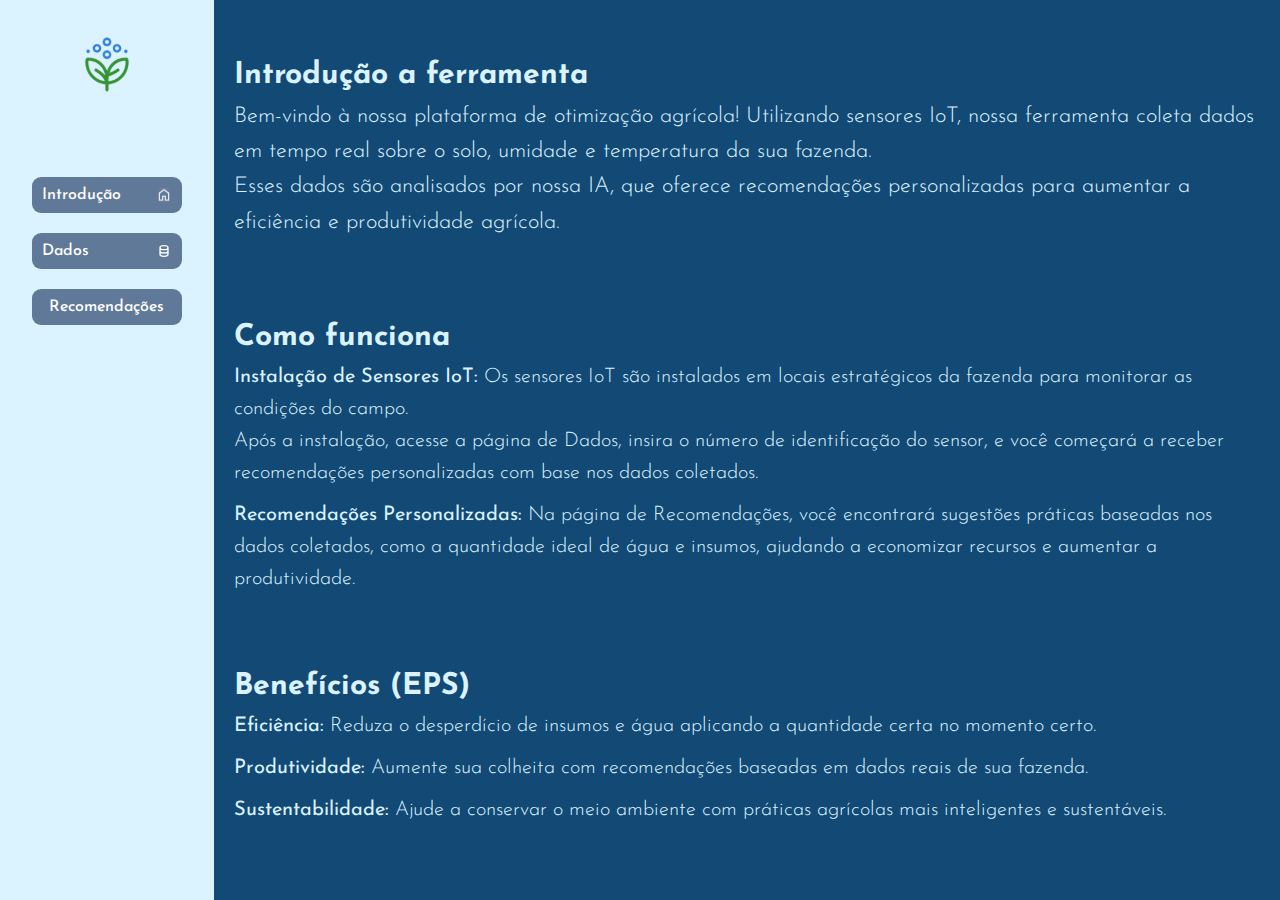
<file: assets/html/Dashboard.html>
<!DOCTYPE html>
<html lang="pt-BR">
<head>
    <meta charset="UTF-8">
    <meta name="viewport" content="width=device-width, initial-scale=1.0">
    <link rel="stylesheet" href="../css/dashboard.css">
    <title>Introducao</title>
</head>
<body>

    <aside>
        <a href="../../index.html">
          <img
          class="logo"
          src="../imgs/logo.svg"
          alt="logo da agromax"
          />
        </a>
        <nav>
          <ul class="lista-links">
            <li>
              <button class="link-home"> 
                Introdução
                <img
                  class="img-links"
                  src="../imgs/home.svg"
                />
              </button>
            </li>
            <li>
            <a href="../html/Token.html">
              <button class="link-dados">   
                Dados
                <img class="img-links" src="../imgs/data.svg"/>
              </button>
            </a>
            </li>
            <li>
              <a href="./recomendacoes.html">
                <button class="link-recomendacoes">Recomendações</button>
              </a>
            </li>
          </ul>
        </nav>
      </aside>

      <main>

      <div class="conteudo">
        
        <section class="introducao">

            <h1>Introdução a ferramenta</h1>
            <p>
                Bem-vindo à nossa plataforma de otimização agrícola! Utilizando sensores IoT, nossa ferramenta coleta dados em tempo real sobre o solo, umidade e temperatura da sua fazenda.<br>Esses dados são analisados por nossa IA, que oferece recomendações personalizadas para aumentar a eficiência e produtividade agrícola.
            </p>
        </section>

        <section class="como-funciona">
            <h1>Como funciona</h1>
        <ul>
            <li>
                <strong>Instalação de Sensores IoT:</strong> Os sensores IoT são instalados em locais estratégicos da fazenda para monitorar as condições do campo.<br> Após a instalação, acesse a página de Dados, insira o número de identificação do sensor, e você começará a receber recomendações personalizadas com base nos dados coletados.
            </li>
            <li>
                <strong>Recomendações Personalizadas:</strong> Na página de Recomendações, você encontrará sugestões práticas baseadas nos dados coletados, como a quantidade ideal de água e insumos, ajudando a economizar recursos e aumentar a produtividade.
            </li>
        </ul>
        </section>

        <section class="beneficios">
            <h1>Benefícios (EPS)</h1>

            <ul>
                <li><strong>Eficiência:</strong> Reduza o desperdício de insumos e água aplicando a quantidade certa no momento certo.</li>
                <li><strong>Produtividade:</strong> Aumente sua colheita com recomendações baseadas em dados reais de sua fazenda.</li>
                <li><strong>Sustentabilidade:</strong> Ajude a conservar o meio ambiente com práticas agrícolas mais inteligentes e sustentáveis.</li>
            </ul>
            
        </section>

        <section class="como-adquirir">
            <h1>Como adquirir o sensor</h1>
        <ul>
            <li>
                <strong>Lojas Parceiras:</strong> Você pode adquirir os sensores IoT nas nossas lojas parceiras, que oferecem suporte completo para a implementação da solução, além de auxiliar na conexão dos sensores à nossa plataforma.
            </li>
            <li>
                <strong>Manutenção e Especificações Técnicas:</strong> A manutenção e as especificações dos sensores variam conforme o produto adquirido. <br>Para questões técnicas ou problemas relacionados aos sensores, recomendamos que entre em contato diretamente com o fornecedor ou empresa parceira que forneceu o equipamento. Eles poderão oferecer o suporte necessário.
            </li>
        </ul>
        </section>
    </div>
      </main>
</body>
</html>
</file>
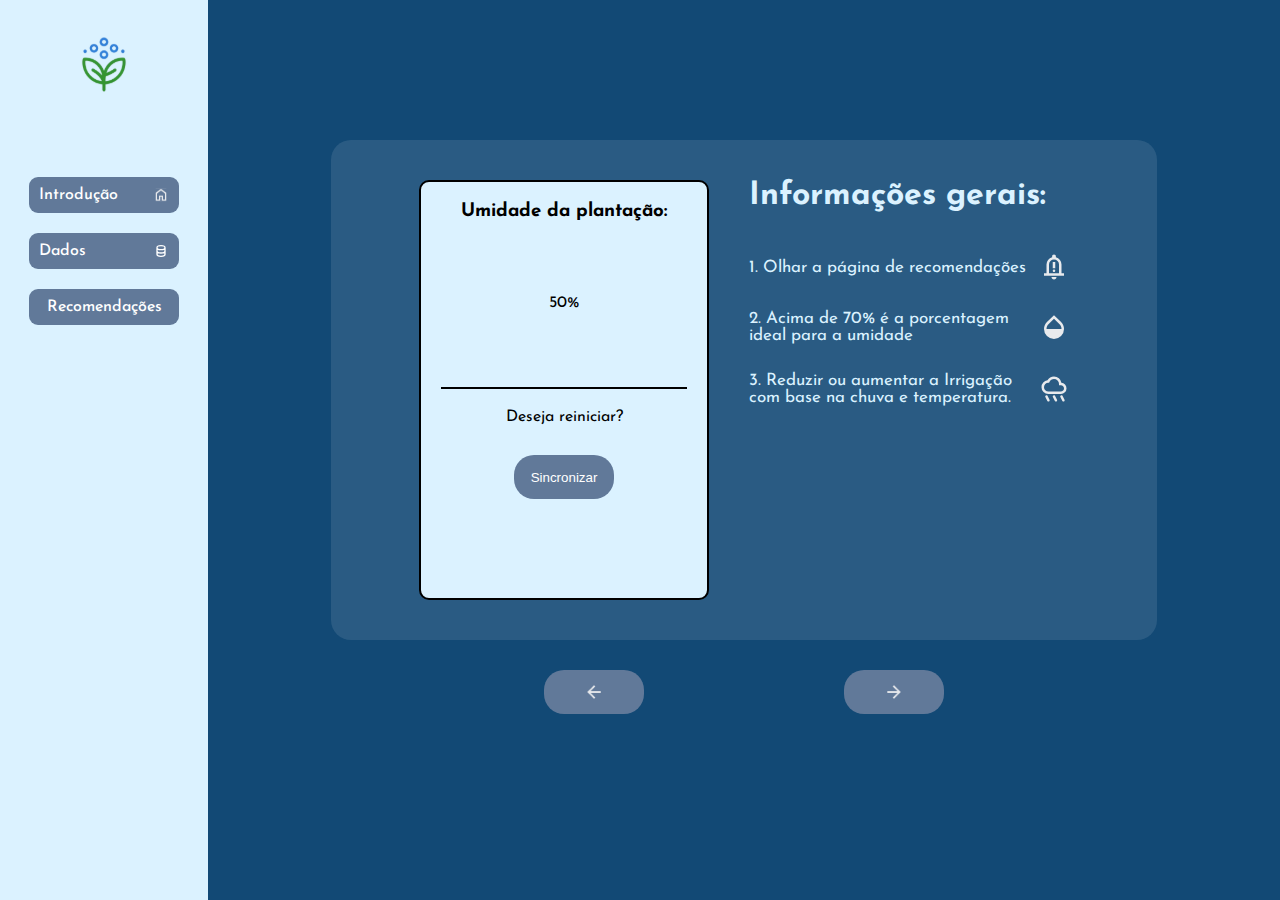
<file: assets/html/Graficos.html>
<!DOCTYPE html>
<html lang="pt-BR">
<head>
    <meta charset="UTF-8">
    <meta name="viewport" content="width=device-width, initial-scale=1.0">
    <link rel="stylesheet" href="../css/graficos.css">
    <script src="../js/graficos.js" defer></script>
    <title>Análise dos Dados Coletados</title>
</head>
<body>

    <aside>
        <a href="../../index.html">
          <img
          class="logo"
          src="../imgs/logo.svg"
          alt="logo da agromax"
          />
        </a>
        <nav>
          <ul class="lista-links">
            <li>
            <a href="../html/Dashboard.html">
              <button class="link-home"> 
                Introdução
                <img
                  class="img-links"
                  src="../imgs/home.svg"
                />
              </button>
            </a>
            </li>
            <li>
              <button class="link-dados" >   
                Dados
                <img class="img-links" src="../imgs/data.svg" />
              </button>
            </li>
            <li>
              <a href="./recomendacoes.html">
                <button class="link-recomendacoes">Recomendações</button>
              </a>
            </li>
          </ul>
        </nav>
      </aside>

      <main>
        <div class="graphsContainer">

          <section class="graphsCard">
            <section class="introductionGraphsSection">
              <div class="titleAndGraphContainer">
                <h3>Umidade da plantação:</h3>
                <svg>
                    <circle id="circle1" cx="50" cy="50" r="45" fill="blue" />
                </svg>
                <div class="number">
                    <p>50%</p>
                </div>
              </div>
              
              <div class="syncGraphContainer">
                <p>Deseja reiniciar?</p>
                <button class="syncButton">Sincronizar</button>
              </div>
            </section>
            <section class="general-info">
              <h1>Informações gerais:</h1>
              <ul>
                <li>
                  <p>1. Olhar a página de recomendações</p>
                  <img src="../imgs/notification.svg" alt="">
                </li>
                <li>
                  <p>2. Acima de 70% é a porcentagem ideal para a umidade</p>
                  <img class="waterPng" src="../imgs/umidity.svg" alt="">
                </li>
                <li>
                  <p>3. Reduzir ou aumentar a Irrigação com base na chuva e temperatura.</p>
                  <img class="rainyPng" src="../imgs/rainy.svg" alt="">
                </li>
              </ul>

            </section>
          </section>
          

          <section class="graphsCard">
            <section class="introductionGraphsSection">
              <div class="titleAndGraphContainer">
                <h3>Chance de chuva atual:</h3>
                <svg>
                    <circle id="circle2" cx="50" cy="50" r="40" fill="blue" />
                </svg>
                <div class="number">
                    <p>75%</p>
                </div>
              </div>
              
              <div class="syncGraphContainer">
                <p>Deseja reiniciar?</p>
                <button class="syncButton">Sincronizar</button>
              </div>
            </section>
            <section class="general-info">
              <h1 class="general-info-title">Informações gerais:</h1>
              <ul>
                <li>
                  <p>1. Olhar a página de recomendações</p>
                  <img src="../imgs/notification.svg" alt="">
                </li>
                <li>
                  <p>2. Veja a porcentagem da umidade</p>
                  <img class="waterPng" src="../imgs/umidity.svg" alt="">
                </li>
                <li>
                  <p>3. Reduzir ou aumentar a Irrigação com base na chuva e temperatura.</p>
                  <img class="rainyPng" src="../imgs/rainy.svg" alt="">
                </li>
              </ul>

            </section>
          </section>
        

          <section class="graphsCard">
            <section class="introductionGraphsSection">
              <div class="titleAndGraphContainer">
                <h3>Reservatório de água:</h3>
                <svg>
                    <circle id="circle3" cx="50" cy="50" r="40" fill="blue" />
                </svg>
                <div class="number">
                    <p>25%</p>
                </div>
              </div>
              
              <div class="syncGraphContainer">
                <p>Deseja reiniciar?</p>
                <button class="syncButton">Sincronizar</button>
              </div>
            </section>
            <section class="general-info">
              <h1 class="general-info-title">Informações gerais:</h1>
              <ul>
                <li>
                  <p>1. Olhar a página de recomendações</p>
                  <img src="../imgs/notification.svg" alt="">
                </li>
                <li>
                  <p>2. Acima de 60% é a porcentagem ideal para o reservatório</p>
                  <img class="waterPng" src="../imgs/umidity.svg" alt="">
                </li>
                <li>
                  <p>3. Monitorar o seu reservatório de água em tempos de chuva</p>
                  <img id="rainyPngCard3" class="rainyPng" src="../imgs/rainy.svg" alt="">
                </li>
              </ul>

            </section>
          </section>
         

          <section class="graphsCard">
            <section class="introductionGraphsSection">
              <div class="titleAndGraphContainer">
                <h3>Uso de água na irrigação:</h3>
                <svg>
                    <circle id="circle4" cx="50" cy="50" r="40" fill="blue" />
                </svg>
                <div class="number">
                    <p>40%</p>
                </div>
              </div>
              
              <div class="syncGraphContainer">
                <p>Deseja reiniciar?</p>
                <button class="syncButton">Sincronizar</button>
              </div>
            </section>
            <section class="general-info">
              <h1 class="general-info-title">Informações gerais:</h1>
              <ul>
                <li>
                  <p>1. Olhar a página de recomenações</p>
                  <img src="../imgs/notification.svg" alt="">
                </li>
                <li>
                  <p>2. Checar as medidas de segurança para o uso de água na irrigação</p>
                  <img class="waterPng" src="../imgs/umidity.svg" alt="">
                </li>
                <li>
                  <p>3. Reduzir ou aumentar a Irrigação com base na chuva e temperatura.</p>
                  <img id="rainyPngCard4"  class="rainyPng" src="../imgs/rainy.svg" alt="">
                </li>
              </ul>

            </section>
          </section>
        
        </div>
        <div class="buttonContainer">
          <button class="arrowButton" id="leftButton"><img src="../imgs/leftArrow.png" alt=""></button>
          <button class="arrowButton" id="rightButton"><img src="../imgs/rightArrow.png" alt=""></button>
        </div>
      </main>



    
</body>
</html>
</file>
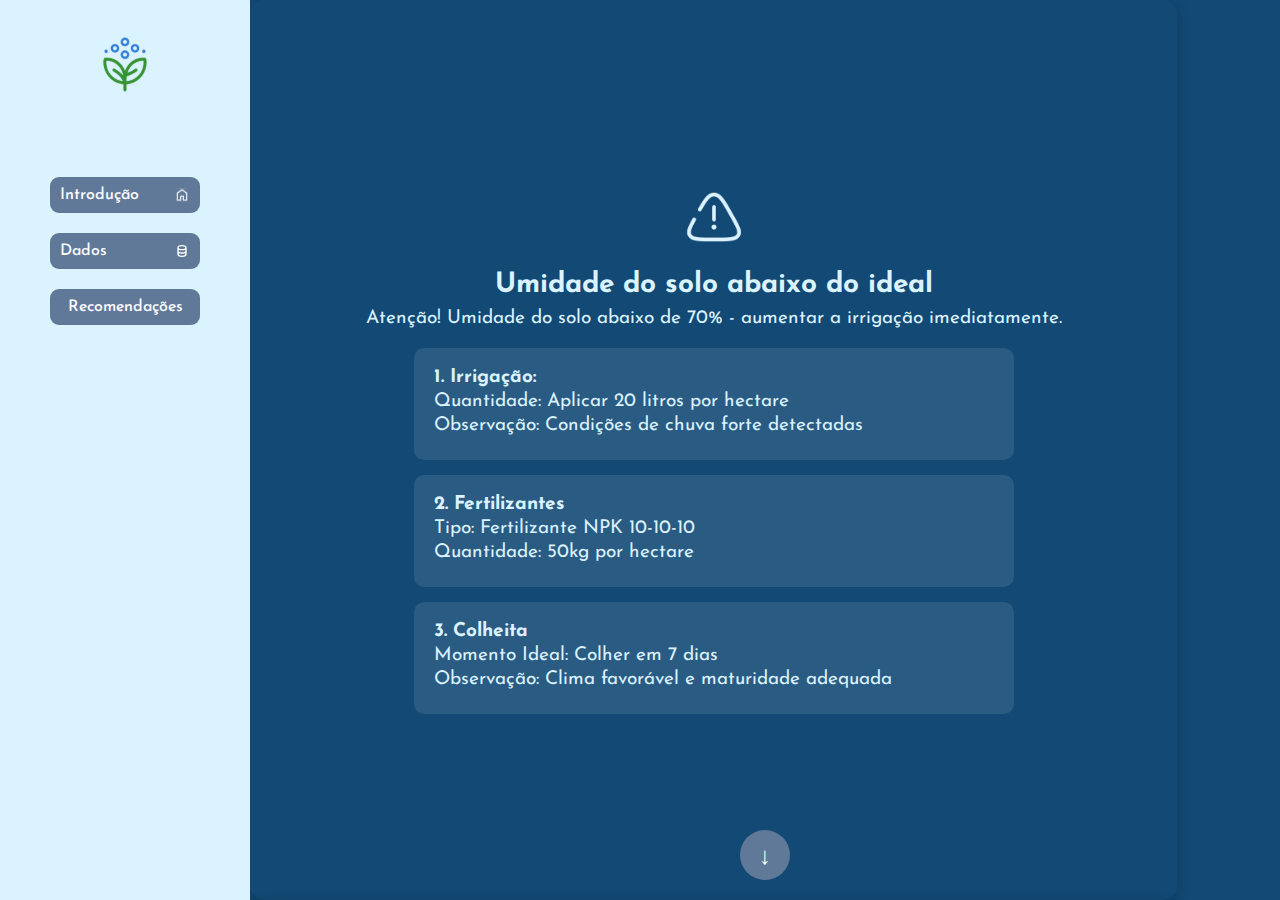
<file: assets/html/recomendacoes.html>
<!DOCTYPE html>
<html lang="en">
<head>
    <meta charset="UTF-8">
    <meta name="viewport" content="width=device-width, initial-scale=1.0">
    <title>Document</title>
    <link rel="stylesheet" href="../css/recomendacoes.css">
    <script src="../js/recomendacoes.js" defer></script>
</head>
<body>
    <aside>
        <a href="../../index.html">
            <img
            class="logo"
            src="../imgs/logo.svg"
            alt="logo da agromax"
            />
        </a>
        <nav>
          <ul class="lista-links">
            <li>
                <a href="./Dashboard.html">
                    <button class="link-home"> 
                    Introdução
                    <img
                      class="img-links"
                      src="../imgs/home.svg"
                    />
                    </button>
                </a>
            </li>
            <li>
            <a href="../html/Token.html">
              <button class="link-dados">   
                Dados
                <img class="img-links" src="../imgs/data.svg"/>
              </button>
            </a>
            </li>
            <li>
              <a href=""></a>
              <button class="link-recomendacoes">Recomendações</button>
            </li>
          </ul>
        </nav>
      </aside>


      <main>
        <div class="main-container">

      <div class="carousel-container">
        <div class="carousel">

            <section class="card-container">

              <div class="icon-container">
                <img src="/assets/imgs/recomendationIcon.png" alt="Ícone de Alerta">
              </div>

              <div class="alert-container">
                <h2>Umidade do solo abaixo do ideal</h2>
                <p>Atenção! Umidade do solo abaixo de 70% - aumentar a irrigação imediatamente.</p>
              </div>

              <div class="recomendations">
                  <ul>
                      <li class="titleTopicRecomendations">1. Irrigação:</li>
                      <li>Quantidade: Aplicar 20 litros por hectare</li>
                      <li>Observação: Condições de chuva forte detectadas</li>
                  </ul>

                  <ul>
                      <li class="titleTopicRecomendations">2. Fertilizantes</li>
                      <li>Tipo: Fertilizante NPK 10-10-10</li>
                      <li>Quantidade: 50kg por hectare</li>
                  </ul>

                  <ul>
                      <li class="titleTopicRecomendations">3. Colheita</li>
                      <li>Momento Ideal: Colher em 7 dias</li>
                      <li>Observação: Clima favorável e maturidade adequada</li>
                  </ul>
               </div>

            </section>


            <section class="card-container">

              <div class="icon-container">
                <img src="/assets/imgs/recomendationIcon.png" alt="Ícone de Alerta">
              </div>
            
              <div class="alert-container">
                <h2>Reservatório de água abaixo do ideal</h2>
                <p>Atenção! Reservatório de água abaixo de 60%  - abastecer o reservatório imediatamente.</p>
              </div>

             
              <div class="recomendations">
                  <ul>
                      <li class="titleTopicRecomendations">1. Abastecimento:</li>
                      <li>Abastecer o reservatório até 70% da sua capacidade</li>
                      <li>Observação: Risco de alagamento por chuva</li>
                  </ul>

                  <ul>
                      <li class="titleTopicRecomendations">2. Investimento:</li>
                      <li>Melhorar a qualidade do reservatório</li>
                  </ul>
              </div>

          </section>
        </div>

        <button id="prevBtn">↑</button>
        <button id="nextBtn">↓</button>

      </div>
        </div>
      </main>
</body>


</html>
</file>
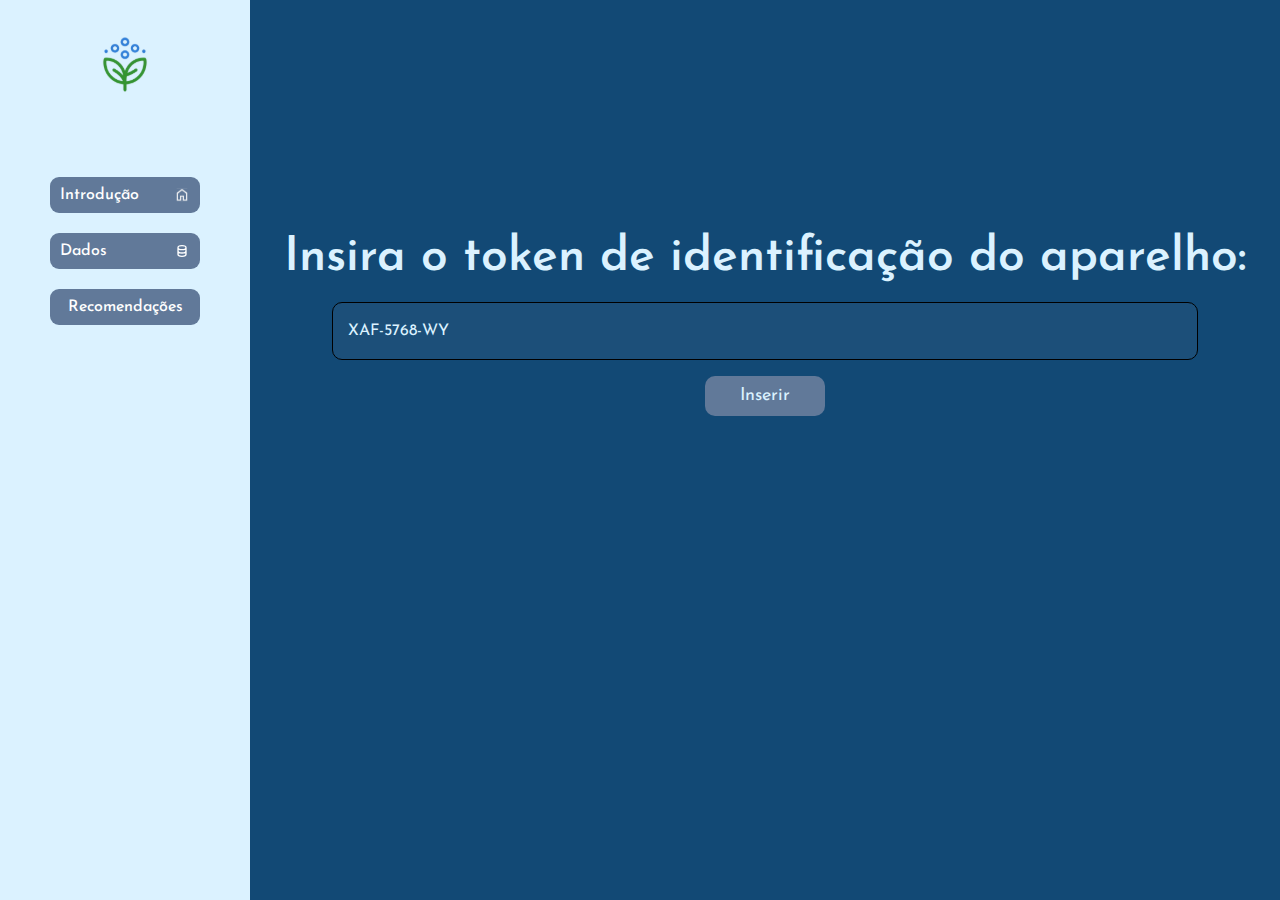
<file: assets/html/Token.html>
<!DOCTYPE html>
<html lang="pt-br">
  <head>
    <meta charset="UTF-8" />
    <meta name="viewport" content="width=device-width, initial-scale=1.0" />
    <link rel="stylesheet" href="../css/token.css"/>
    <script src="../js/token.js" defer></script>

    <title>Página de Token</title>
  </head>
  <body>
    <aside>
      <a href="../../index.html">
        <img
        class="logo"
        src="../imgs/logo.svg"
        alt="logo da agromax"
        />
      </a>
      <nav>
        <ul class="lista-links">
          <li>
          <a href="../html/Dashboard.html">
            <button class="link-home"> 
              Introdução
              <img
                class="img-links"
                src="../imgs/home.svg"
              />
            </button>
          </a>
          </li>
          <li>
            <button class="link-dados" >   
              Dados
              <img class="img-links" src="../imgs/data.svg" />
            </button>
          </li>
          <li>
            <a href="./recomendacoes.html">
              <button class="link-recomendacoes">Recomendações</button>
            </a>
          </li>
        </ul>
      </nav>
    </aside>

    <main>
    <div class="conteudo">
          <h1>Insira o token de identificação do aparelho:</h1>

         <div class="input-container">
          <input value="XAF-5768-WY" type="text" id="token-input" placeholder="Formato(ABC-1234-XY)" required/> <!--Formato: ABC-1234-XY-->
          <button  class="token-button">Inserir</button>
        </div>
     </div>
    </main>

    <div id="loading-screen">
      <figure>
        <div class="dot white"></div>
        <div class="dot"></div>
        <div class="dot"></div>
        <div class="dot"></div>
        <div class="dot"></div>
      </figure>
    </div>

  </body>
</html>
</file>
<file: assets/css/dashboard.css>
@import url('https://fonts.googleapis.com/css2?family=Josefin+Sans:ital,wght@0,100..700;1,100..700&display=swap');

* {
    margin: 0;
    padding: 0;
    box-sizing: border-box;
}

body {
    display: flex;
    height: 100vh;
    font-family: "Josefin Sans", sans-serif;
    color: #DBF2FF;
    overflow: hidden;
}

aside {
    display: flex;
    flex-direction: column;
    align-items: center;
    padding-top: 20px;
    height: 100vh;
    width: 250px;
    text-align: start;
    background-color: #DBF2FF;
    font-weight: 500;
}


.lista-links {
    display: flex;
    flex-direction: column;
    gap: 20px;
    align-items:  center;
    margin-top: 40px;
    justify-content: center;
    list-style: none;
}

.lista-links a {
    text-decoration: none;
}

.link-recomendacoes {
    display: flex;
    align-items: center;
    justify-content: center;
}

.img-links{
    height: 16px;
    width: 16px;
    margin-left: 16px;
}

aside button{
    display: flex;
    align-items: center;
    justify-content: space-between;
    width: 150px;
    font-size: 16px;
    border-radius: 9px;
    background-color: #617999;
    color: white;
    border: none;
    padding: 10px;
    cursor: pointer;
    font-family: "Josefin Sans", sans-serif;
    font-weight: 500;
    transition: background-color 0.3s, transform 0.3s;
}

aside button:hover{
    background-color: #516585;
    transform: scale(1.05);
}

.logo{
    width: 150px;
    height: auto;
    margin-bottom: 20px;
 }


main {
    background-color: #124975;
    flex-grow: 1;
    display: flex;
    flex-direction: column;
    justify-content: flex-start;
    align-items: flex-start;
    padding: 20px;
    overflow-y: auto;
}

.conteudo {
    width: 100%;
    max-width: 1200px;
    display: flex;
    flex-direction: column;
    align-items: flex-start;
    gap: 26px;
}

main ul li {
    list-style:none ;
}


.introducao, .como-funciona, .beneficios, .como-adquirir {
    margin-top: 40px;
}

h1 {
    font-size: 30px;
    margin-bottom: 8px;
    font-weight: 700;
}

p {
    font-size: 22px;
    line-height: 1.6;
    margin-bottom: 16px;
    font-weight: 300;
}

ul {
    list-style-type: disc;
    font-weight: 300;
}

main li {
    font-size: 20px;
    line-height: 1.6;
    margin-bottom: 10px;

}
</file>
<file: assets/css/recomendacoes.css>
@import url('https://fonts.googleapis.com/css2?family=Josefin+Sans:ital,wght@0,100..700;1,100..700&display=swap');

* {
    margin: 0;
    padding: 0;
    box-sizing: border-box;
}

body {
    display: flex;
    height: 100vh;
    font-family: "Josefin Sans", sans-serif;
    color: #DBF2FF;
    overflow: hidden;
}

aside {
    display: flex;
    flex-direction: column;
    align-items: center;
    padding-top: 20px;
    height: 100vh;
    width: 250px;
    text-align: start;
    background-color: #DBF2FF;
    font-weight: 500;
}


.lista-links {
    display: flex;
    flex-direction: column;
    gap: 20px;
    align-items:  center;
    justify-content: center;
    margin-top: 40px;
}

.lista-links a {
    text-decoration: none;
}

.link-recomendacoes {
    display: flex;
    align-items: center;
    justify-content: center;
}

.img-links{
    height: 16px;
    width: 16px;
    margin-left: 16px;
}


aside button{
    display: flex;
    align-items: center;
    justify-content: space-between;
    width: 150px;
    font-size: 16px;
    border-radius: 9px;
    background-color: #617999;
    color: white;
    border: none;
    padding: 10px;
    cursor: pointer;
    font-family: "Josefin Sans", sans-serif;
    font-weight: 500;
    transition: background-color 0.3s, transform 0.3s;
}

aside button:hover{
    background-color: #516585;
    transform: scale(1.05);
}

.logo{
    width: 150px;
    height: auto;
    margin-bottom: 20px;
 }

main {
    background-color: #124975;
    flex-grow: 1;
    display: flex;
    justify-content: center;
    align-items: center;
    overflow: hidden;
}

main .main-container {
    width: 100%;
    height: 100%;
    display: flex;
    justify-content: center;
    align-items: center;
}


main .card-container {
    background: linear-gradient(135deg, #124975, #124975);
    transition: transform 0.3s, box-shadow 0.3s;
    flex: 0 0 100%;
    width: 100%;
    height: 100%;
    border-radius: 15px;
    box-shadow: 0 4px 15px rgba(0, 0, 0, 0.2);
    padding: 40px;
    display: flex;
    flex-direction: column;
    justify-content: center;
    align-items: center;
    gap: 20px;
    overflow-y: auto;
}

.icon-container img {
    width: 100px;
    height: 100px;
}

.alert-container {
    text-align: center;
}

.alert-container h2 {
    font-size: 28px;
    margin-bottom: 10px;
    color: #DBF2FF;
}

.alert-container p {
    font-size: 19px;
    color: #DBF2FF;
}

.graph-container img {
    width: 100%;
    height: auto;
    border-radius: 10px;
}

main .card-container:hover {
    transform: translateY(-10px);
    box-shadow: 0 8px 20px rgba(0, 0, 0, 0.3);
}

main .card-container img {
    width: 100px;
    height: 100px;
}


main .topic-container {
    display: flex;
    flex-direction: column;
    align-items: center;
    gap: 15px;
}

main .topic-container img {
    width: 120px;
    height: 120px;
}

main .topic-container h2 {
    font-size: 28px;
    text-align: center;
    margin-bottom: 15px;
}

.titleTopicRecomendations {
    font-weight: bold;
    font-size: 20px;
    margin-bottom: 10px;
    color: #ffffffff;
}

main .topic-container p {
    font-size: 18px;
    text-align: center;
}


main .recomendations {
    display: flex;
    flex-direction: column;
    width: 80%;
    max-width: 600px;
    gap: 15px;
}

main .recomendations ul {
    background-color: rgba(255, 255, 255, 0.1);
    padding: 20px;
    border-radius: 10px;
}

main .recomendations li {
    margin-bottom: 5px;
    color: #DBF2FF;
    font-size: 19px;
}

main li {
    list-style: none;
    margin-bottom: 2px;
}

.carousel-container {
    position: relative;
    width: 100%;
    height: 100%;
    overflow: hidden;
}

.carousel {
    display: flex;
    flex-direction: column;
    height: 100%;
    transition: transform 0.5s ease-in-out;
}

#prevBtn, #nextBtn {
    position: absolute;
    left: 50%;
    transform: translateX(-50%);
    background-color:  #617999;
    border-radius: 50%;
    width: 50px;
    height: 50px;
    display: flex;
    align-items: center;
    justify-content: center;
    color: white;
    border: 2px solid transparent;
    padding: 10px;
    cursor: pointer;
    font-size: 24px;
    transition: 0.4s;
}

#prevBtn {
    top: 20px;
}

#nextBtn {
    bottom: 20px;
}


#prevBtn:hover, #nextBtn:hover {
    background-color: transparent;
    border: 2px solid #DBF2FF;
    color: white;
}


@media (max-width: 768px) {

    .icon-container img {
        width: 80px;
        height: 80px;
    }

    .alert-container h2 {
        font-size: 24px;
    }

    .alert-container p, .titleTopicRecomendations, main .recomendations li {
        font-size: 14px;
    }

    .graph-container {
        width: 90%;
    }

    main .recomendations {
        width: 90%;
    }
}

@media (max-width: 1300px) {

    .topic-container img {
        width: 60px;
        height: 60px;
    }

    .topic-container h2 {
        width: auto;
    }

    .recomendations {
        width: auto;
    }

    main .card-container img {
        width: 60px;
        height: 60px;
    }
    main .card-container {
        width: 90%;
        height: 560px;
    }
}
</file>
<file: assets/css/token.css>
@import url('https://fonts.googleapis.com/css2?family=Josefin+Sans:ital,wght@0,100..700;1,100..700&display=swap');

*{
    margin: 0;
    padding: 0;
    box-sizing: border-box;
}
body{
    height: 100vh;
    display: flex;
    font-family: "Josefin Sans", sans-serif;
    overflow: hidden;
}

aside {
    display: flex;
    flex-direction: column;
    align-items: center;
    padding-top: 20px;
    height: 100vh;
    width: 250px;
    text-align: start;
    background-color: #DBF2FF;
    font-weight: 500;
}

.lista-links {
    display: flex;
    flex-direction: column;
    gap: 20px;
    align-items:  center;
    justify-content: center;
    margin-top: 40px;
    list-style: none;

}

.lista-links a {
    text-decoration: none; /* Remove o sublinhado do link */
}

.link-recomendacoes {
    display: flex;
    align-items: center;
    justify-content: center;
}

.img-links{
    height: 16px;
    width: 16px;
    margin-left: 16px;
}

 aside button{
    display: flex;
    align-items: center;
    justify-content: space-between;
    width: 150px;
    font-size: 16px;
    border-radius: 9px;
    background-color: #617999;
    color: white;
    border: none;
    padding: 10px;
    cursor: pointer;
    font-family: "Josefin Sans", sans-serif;
    font-weight: 500;
    transition: background-color 0.3s, transform 0.3s;
}

aside button:hover{
    background-color: #516585;
    transform: scale(1.05);
}

.logo{
   width: 150px;
   height: auto;
   margin-bottom: 20px;
}

main{
    background-color: #124975;
    display: flex;
    justify-content: center;
    align-items: center;
    flex-grow: 1;
    overflow: hidden;

}

.conteudo h1{
    font-size: 48px;
    font-weight: 600;
    color: #DBF2FF;
    margin-bottom: 20px;
}


.conteudo{
    text-align: center;
    margin-top: -250px;
    display: flex;
    flex-direction: column;
    align-items: center;
}

.input-container {
    width: 100%;
    display: flex;
    flex-direction: column;
    align-items: center;

}

.conteudo input{
    padding: 20px 15px;
    width: 90%;
    max-width: 1200px;
    border-radius: 10px;
    border: 1px solid black;
    font-size: 16px;
    outline: none;
    background-color: rgba(97, 121, 153, 0.13);
    font-family: "Josefin Sans", sans-serif;
    color: #DBF2FF;
    box-sizing: border-box;
}

.token-button {
    width: 120px;
    height: 40px;
    border-radius: 10px;
    border: 2px solid transparent;
    margin-top: 16px;
    cursor: pointer;
    text-align: center;
    font-family: "Josefin Sans", sans-serif;
    font-size: 18px;
    background-color: #617999;
    color: #DBF2FF;
    transition: 0.4s;
}

.token-button:hover {
    background-color: transparent;
    border: 2px solid #DBF2FF;
    color: white;
}

#loading-screen {
    position: fixed;
    top: 0;
    left: 0;
    width: 100%;
    height: 100%;
    background: #124975;
    display: none;
    align-items: center;
    justify-content: center;
    z-index: 9999;
}

#loading-screen figure {
    position: relative;
    margin: auto;
    width: 6.250em; height: 6.250em;
    animation: rotate 2.4s linear infinite;
}

#loading-screen .white {
    position: absolute;
    top: 0; bottom: 0; left: 0; right: 0;
    background: white;
    animation: flash 2.4s linear infinite;
    opacity: 0;
}

#loading-screen .dot {
    position: absolute;
    margin: auto;
    width: 2.4em; height: 2.4em;
    border-radius: 100%;
    transition: all 1s ease;
}

#loading-screen .dot:nth-child(2) { top: 0; bottom: 0; left: 0; background: #FF4444; animation: dotsY 2.4s linear infinite; }
#loading-screen .dot:nth-child(3) { left: 0; right: 0; top: 0; background: #FFBB33; animation: dotsX 2.4s linear infinite; }
#loading-screen .dot:nth-child(4) { top: 0; bottom: 0; right: 0; background: #99CC00; animation: dotsY 2.4s linear infinite; }
#loading-screen .dot:nth-child(5) { left: 0; right: 0; bottom: 0; background: #33B5E5; animation: dotsX 2.4s linear infinite; }

@keyframes rotate {
    0% { transform: rotate( 0 ); }
    10% { width: 6.250em; height: 6.250em; }
    66% { width: 2.4em; height: 2.4em; }
    100%{ transform: rotate(360deg); width: 6.250em; height: 6.250em; }
  }
  
  @keyframes dotsY {
    66% { opacity: .1; width: 2.4em; }
    77%{ opacity: 1; width: 0; }
  }
  @keyframes dotsX {
    66% { opacity: .1; height: 2.4em;}
    77%{ opacity: 1; height: 0; }
  }
  
  @keyframes flash {
    33% { opacity: 0; border-radius: 0%; }
    55%{ opacity: .6; border-radius: 100%; }
    66%{ opacity: 0; }
  }
</file>
<file: assets/css/graficos.css>
/*
Configuracoes Reset da Página
*/
@import url('https://fonts.googleapis.com/css2?family=Josefin+Sans:ital,wght@0,100..700;1,100..700&display=swap');

* {
    margin: 0;
    padding: 0;
    box-sizing: border-box;
}

body {
    background-color: #124975;
    display: flex;
    font-family: "Josefin Sans", sans-serif;
}

aside {
    display: flex;
    flex-direction: column;
    align-items: center;
    padding-top: 20px;
    height: 100vh;
    width: 250px;
    text-align: start;
    background-color: #DBF2FF;
    font-weight: 500;

}


.lista-links {
    list-style: none;
    max-width: 100%;
    display: flex;
    flex-direction: column;
    gap: 20px;
    margin-top: 40px;
    align-items:  center;
    justify-content: center;
    flex-grow: 1;
}

.lista-links a {
    text-decoration: none; /* Remove o sublinhado do link */
}

.link-recomendacoes {
    display: flex;
    align-items: center;
    justify-content: center;
}



.img-links {
    height: 16px;
    width: 16px;
    margin-left: 16px;
    
}

aside button {
    display: flex;
    align-items: center;
    justify-content: space-between;
    width: 150px;
    font-size: 16px;
    border-radius: 9px;
    background-color: #617999;
    color: white;
    border: none;
    padding: 10px;
    cursor: pointer;
    font-family: "Josefin Sans", sans-serif;
    font-weight: 500;
    transition: background-color 0.3s, transform 0.3s;
}

aside button:hover {
    background-color: #516585;
    transform: scale(1.05);
}

.logo {
    width: 150px;
    height: auto;
    margin-bottom: 20px;
}

main {
    padding: 20px;
    display: flex;
    align-items: center;
    flex-direction: column;
    max-width: 100%;
    width: 100%;
    overflow: hidden;
}

main .graphsContainer {
    overflow: hidden;
    margin-top: 120px;
    width: 60%;
    height: 500px;
    position: relative;
}

main .graphsCard {
    padding: 40px 20px;
    transition: 1s;
    position: absolute;
    display: flex;
    justify-content: center;
    gap: 80px;
    width: 100%;
    border-radius: 20px;
    height: 500px;
    background-color: rgba(255, 255, 255, 0.1);
}

main .introductionGraphsSection {
    display: flex;
    flex-direction: column;
    align-items: center;
    border-radius: 10px;
    margin-right: 20px;
    border: 2px solid black ;
    background-color: #DBF2FF;
    padding: 0px 20px;
    color: black;
}

main .titleAndGraphContainer {
    padding: 20px;
    border-bottom: 2px solid black;
    display: flex;
    flex-direction: column;
    align-items: center;
    text-align: center;
    justify-content: center;
}

main .syncGraphContainer {
    margin-top: 20px;
    display: flex;
    flex-direction: column;
    align-items: center;
}

main svg {
    margin-top: 30px;
    display: flex;
    align-items: center;
    justify-content: center;
    width: 100px;
    height: 100px;
}

main .number {
    position: relative;
    bottom: 56px;
    left: 0px;
}

main .number p {
    
    color: black;
}

main svg circle {
    display: flex;
    fill: none;
    stroke: #124975;
    stroke-width: 9;
    stroke-linecap: round;
}

main svg #circle1 {
    fill: none;
  stroke: #124975;
  stroke-width: 9;
  stroke-dasharray: 282.74;         /* Comprimento total da circunferência */
  stroke-dashoffset: 282.74;        /* Começa escondido (0%) */
  transform: rotate(-90deg);        /* Rota o círculo para começar no topo */
  transform-origin: 50% 50%;        /* Garante que o ponto de rotação é o centro */
  animation: loadProgress 2s cubic-bezier(0.5, 0, 0.2, 1) forwards;
}

main svg #circle2 {
    stroke-dasharray: 251.33;
    stroke-dashoffset: 62.83;
}

main svg #circle3 {
    stroke-dasharray: 251.33;
    stroke-dashoffset: 188.50;
}

main svg #circle4 {
    stroke-dasharray: 251.33;
    stroke-dashoffset: 150.80;
}

main .general-info {
    display: flex;
    flex-direction: column;
    color: #DBF2FF;
}

main .general-info ul {
    
    margin-top: 40px;
    display: flex;
    flex-direction: column;
    justify-content: center;
    max-width: 400px;
    gap: 18px;
    list-style: none;
}

main .general-info ul li {
    margin-bottom: 10px;
    font-size: 17px;
    display: flex;
    align-items: center;
    justify-content: space-between;
}

main .general-info ul li p {
    width: 290px;
}

main .general-info ul li img {
    width: 30px;
    height: auto;
}



main .buttonContainer {
    width: 60%;
    display: flex;
    align-items: center;
    justify-content: center;
    gap: 200px;
}

main button {
    display: flex;
    align-items: center;
    justify-content: center;
    margin-top: 30px;
    padding: 20px;
    width: 100px;
    height: 40px;
    background-color: #617999;
    color: white;
    outline: none;
    cursor: pointer;
    border: 2px transparent;
    border-radius: 20px;
    border: 2px solid transparent;
    transition: 0.4s;
}

.syncButton {
    background-color: #617999;
}

.syncButton:hover {
    background-color: #124975;
    color: white;
}

main .arrowButton:hover {
    background-color: transparent;
    border: 2px solid #617999;
}

main button img {
    
    width: 20px;
    height: auto;
}



@keyframes loadProgress {
    0% {
      stroke-dashoffset: 282.74;      /* Começa sem preencher */
    }
    100% {
      stroke-dashoffset: 141.37;      /* Vai até 50% */
    }
  }


  @media (max-width:1456px) {
    main .graphsContainer{
        width: 80%;
    }
  }


  @media (max-width: 1308px) {

    main .graphsCard {
        gap: 20px;
    }
  }

  @media(max-width: 1100px) {
    main .graphsContainer{
        width: 90%;
    }
    main .graphsCard {
        gap: 0px;
    }
  }
</file>
